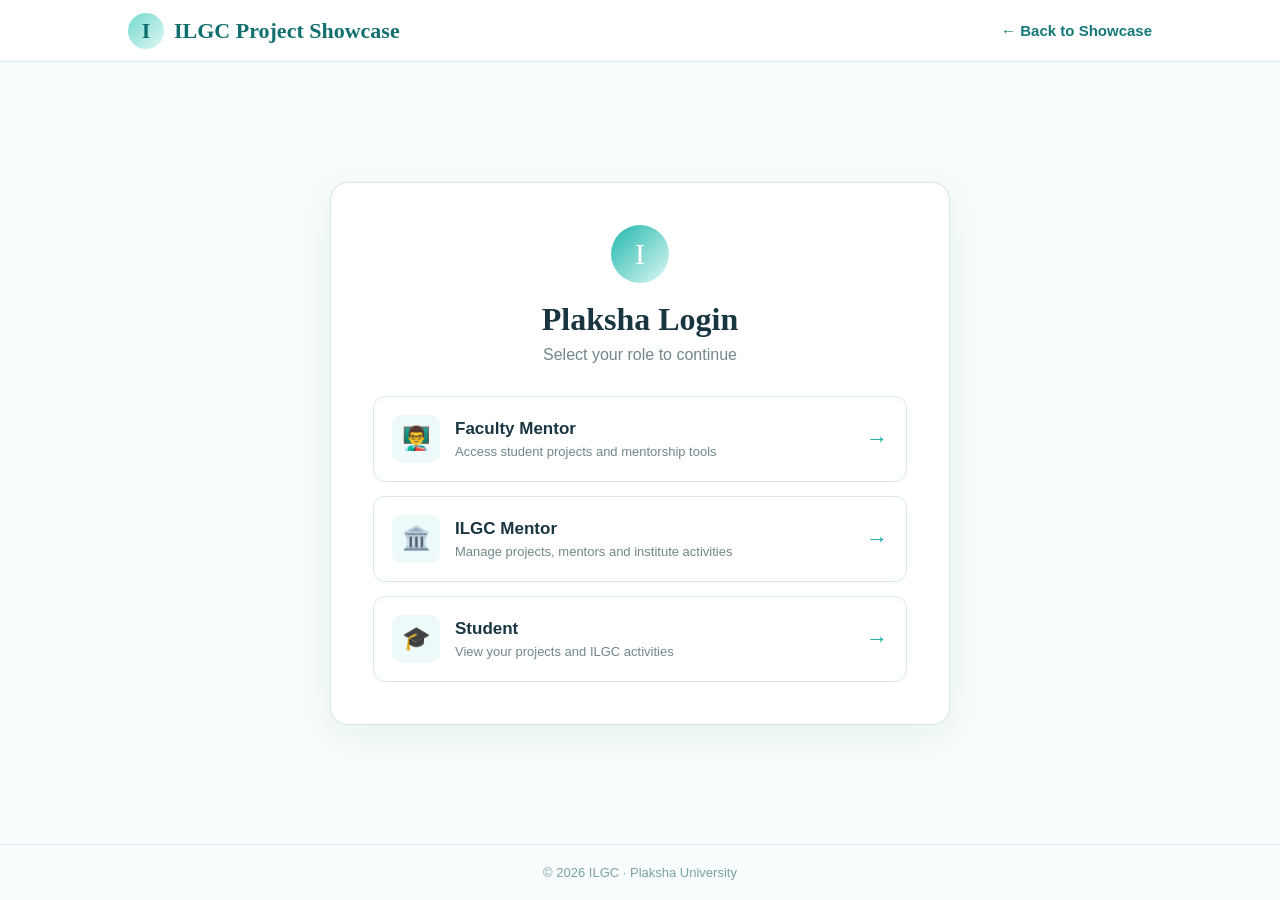
<file: credentials.html>
<!DOCTYPE html>
<html lang="en">
<head>
<meta charset="UTF-8">
<meta name="viewport" content="width=device-width, initial-scale=1.0">
<title>Login | ILGC</title>
<link rel="stylesheet" href="credentials.css">
</head>
<body>

<header class="navbar">
    <div class="logo">
        <div class="logo-circle">I</div>
        <span>ILGC Project Showcase</span>
    </div>

    <a href="login.html" class="back-link">← Change Role</a>
</header>

<main class="page">

    <section class="credentials-card">

        <div class="login-icon">I</div>

        <h1 id="roleTitle">Login</h1>

        <p id="roleDescription" class="subtitle">
            Enter your credentials to continue
        </p>

        <form onsubmit="loginUser(event)">

            <label for="userId">User ID</label>
            <input
                type="text"
                id="userId"
                placeholder="Enter your User ID"
                required
            >

            <label for="password">Password</label>

            <div class="password-wrapper">
                <input
                    type="password"
                    id="password"
                    placeholder="Enter your password"
                    required
                >

                <button
                    type="button"
                    onclick="togglePassword()"
                    class="show-password"
                >
                    Show
                </button>
            </div>

            <div id="errorMessage" class="error-message"></div>

            <button type="submit" class="login-button">
                Login →
            </button>

        </form>

        <p class="demo-note">
            Demo login — any User ID and Password will work.
        </p>

    </section>

</main>

<footer>
    © 2026 ILGC · Plaksha University
</footer>

<script src="credentials.js"></script>
</body>
</html>
</file>
<file: credentials.css>
* {
    margin: 0;
    padding: 0;
    box-sizing: border-box;
}

body {
    font-family: Arial, sans-serif;
    background: #f8fcfc;
    color: #193640;
    min-height: 100vh;
    display: flex;
    flex-direction: column;
}

.navbar {
    height: 62px;
    background: white;
    border-bottom: 1px solid #d9eeee;
    display: flex;
    align-items: center;
    justify-content: space-between;
    padding: 0 10%;
}

.logo {
    display: flex;
    align-items: center;
    gap: 10px;
    color: #126f70;
    font-family: Georgia, serif;
    font-size: 22px;
    font-weight: bold;
}

.logo-circle {
    width: 36px;
    height: 36px;
    border-radius: 50%;
    background: linear-gradient(135deg, #73d9ce, #dff8f5);
    display: flex;
    align-items: center;
    justify-content: center;
    color: #126f70;
    font-family: Georgia, serif;
}

.back-link {
    color: #147879;
    text-decoration: none;
    font-weight: 600;
    font-size: 14px;
}

.page {
    flex: 1;
    display: flex;
    justify-content: center;
    align-items: center;
    padding: 50px 20px;
}

.credentials-card {
    width: 100%;
    max-width: 440px;
    background: white;
    border: 1px solid #d7e8e8;
    border-radius: 18px;
    padding: 40px;
    box-shadow: 0 10px 35px rgba(20, 100, 100, 0.08);
}

.login-icon {
    width: 55px;
    height: 55px;
    border-radius: 50%;
    margin: 0 auto 18px;
    background: linear-gradient(135deg, #20b7ac, #dff8f5);
    display: flex;
    align-items: center;
    justify-content: center;
    color: white;
    font-family: Georgia, serif;
    font-size: 28px;
}

.credentials-card h1 {
    text-align: center;
    font-family: Georgia, serif;
    font-size: 30px;
    margin-bottom: 8px;
}

.subtitle {
    text-align: center;
    color: #71878c;
    font-size: 14px;
    margin-bottom: 30px;
}

form label {
    display: block;
    font-size: 14px;
    font-weight: 600;
    margin-bottom: 7px;
    margin-top: 18px;
}

form input {
    width: 100%;
    padding: 13px 14px;
    border: 1px solid #d1e2e2;
    border-radius: 8px;
    outline: none;
    font-size: 14px;
}

form input:focus {
    border-color: #17aaa4;
    box-shadow: 0 0 0 3px rgba(23, 170, 164, 0.1);
}

.password-wrapper {
    position: relative;
}

.password-wrapper input {
    padding-right: 65px;
}

.show-password {
    position: absolute;
    right: 10px;
    top: 50%;
    transform: translateY(-50%);
    border: none;
    background: none;
    color: #129794;
    cursor: pointer;
    font-size: 12px;
    font-weight: 600;
}

.login-button {
    width: 100%;
    margin-top: 25px;
    padding: 14px;
    border: none;
    border-radius: 25px;
    background: #19b5aa;
    color: white;
    font-size: 15px;
    font-weight: bold;
    cursor: pointer;
    transition: 0.2s;
}

.login-button:hover {
    background: #109991;
    transform: translateY(-1px);
}

.error-message {
    color: #c54b4b;
    font-size: 13px;
    margin-top: 12px;
}

.demo-note {
    text-align: center;
    margin-top: 20px;
    font-size: 11px;
    color: #94a7aa;
}

footer {
    text-align: center;
    padding: 20px;
    color: #7ba2a4;
    font-size: 13px;
    border-top: 1px solid #e1eeee;
}
</file>
<file: portal-shared.css>
* {
    margin: 0;
    padding: 0;
    box-sizing: border-box;
}

body {
    font-family: "Open Sans", Arial, sans-serif;
    background: #F8FCFC;
    color: #17313A;
}

button {
    font-family: inherit;
}

/* =====================================================
   TOP NAV
===================================================== */

.topbar {
    position: sticky;
    top: 0;
    z-index: 30;
    background: rgba(255,255,255,0.97);
    backdrop-filter: blur(6px);
    border-bottom: 1px solid #D7E5E3;
}

.topbar-inner {
    max-width: 1200px;
    margin: 0 auto;
    padding: 0 24px;
    height: 64px;
    display: flex;
    align-items: center;
    gap: 32px;
}

.brand {
    display: flex;
    align-items: center;
    gap: 10px;
    text-decoration: none;
    color: #0E6E68;
    flex-shrink: 0;
}

.brand-mark {
    width: 32px;
    height: 32px;
    border-radius: 50%;
    background: linear-gradient(135deg, #0E6E68, #00A9B8);
    color: #ffffff;
    font-family: "Merriweather", serif;
    font-weight: 700;
    font-size: 14px;
    display: flex;
    align-items: center;
    justify-content: center;
}

.brand-name {
    font-family: "Merriweather", serif;
    font-weight: 700;
    font-size: 17px;
    color: #17313A;
    white-space: nowrap;
}

.tabs {
    display: flex;
    gap: 4px;
    flex: 1;
    overflow-x: auto;
}

.tab {
    border: none;
    background: transparent;
    padding: 10px 16px;
    border-radius: 999px;
    font-size: 14px;
    font-weight: 600;
    color: #607278;
    cursor: pointer;
    white-space: nowrap;
    transition: all .2s ease;
}

.tab:hover {
    color: #0E6E68;
    background: #EEF7F6;
}

.tab[data-active="true"] {
    background: #0E6E68;
    color: #ffffff;
}

.logout-btn {
    border: 1px solid #D7E5E3;
    background: #ffffff;
    color: #17313A;
    padding: 9px 18px;
    border-radius: 999px;
    font-size: 14px;
    font-weight: 600;
    cursor: pointer;
    white-space: nowrap;
    transition: all .2s ease;
}

.logout-btn:hover {
    border-color: #C24E3A;
    color: #C24E3A;
}

.logout-btn-large {
    padding: 12px 22px;
}

/* =====================================================
   LAYOUT / VIEWS
===================================================== */

.dashboard {
    min-height: calc(100vh - 64px);
}

.view {
    display: none;
    padding: 48px 0 80px;
}

.view[data-active="true"] {
    display: block;
}

.view-container {
    width: min(1160px, 90%);
    margin: 0 auto;
}

.view-container.narrow {
    width: min(640px, 90%);
}

.eyebrow {
    font-size: 12px;
    font-weight: 700;
    letter-spacing: 0.14em;
    text-transform: uppercase;
    color: #BE9B49;
    margin-bottom: 12px;
}

.view-heading h1 {
    font-family: "Merriweather", serif;
    font-size: clamp(30px, 4vw, 42px);
    font-weight: 700;
    color: #17313A;
    letter-spacing: -1px;
    margin-bottom: 10px;
}

.view-subtitle {
    font-size: 15px;
    color: #607278;
    max-width: 560px;
    line-height: 1.6;
}

.greeting h1 {
    font-family: "Merriweather", serif;
    font-size: clamp(28px, 4vw, 38px);
    font-weight: 700;
    color: #17313A;
    margin-bottom: 6px;
}

.greeting-sub {
    font-size: 14px;
    color: #607278;
    font-weight: 600;
}

/* =====================================================
   STAT ROW
===================================================== */

.stat-row {
    display: grid;
    grid-template-columns: repeat(3, 1fr);
    gap: 20px;
    margin: 32px 0 40px;
}

.stat-card {
    background: #ffffff;
    border: 1px solid #D7E5E3;
    border-radius: 14px;
    padding: 22px 24px;
}

.stat-value {
    font-family: "Merriweather", serif;
    font-size: 34px;
    font-weight: 700;
    color: #0E6E68;
    line-height: 1;
    margin-bottom: 8px;
}

.stat-label {
    font-size: 13px;
    color: #607278;
    font-weight: 600;
}

/* =====================================================
   PANELS
===================================================== */

.panel-row {
    display: grid;
    grid-template-columns: 1.1fr 1fr;
    gap: 24px;
}

.panel {
    background: #ffffff;
    border: 1px solid #D7E5E3;
    border-radius: 16px;
    padding: 26px;
}

.panel-head {
    display: flex;
    align-items: center;
    justify-content: space-between;
    margin-bottom: 18px;
    gap: 12px;
}

.panel-head h2 {
    font-family: "Merriweather", serif;
    font-size: 19px;
    font-weight: 700;
    color: #17313A;
}

.link-btn {
    border: none;
    background: none;
    color: #0E6E68;
    font-size: 13px;
    font-weight: 700;
    cursor: pointer;
    white-space: nowrap;
}

.link-btn:hover {
    text-decoration: underline;
}

.empty-panel {
    font-size: 14px;
    color: #789096;
    line-height: 1.7;
}

.empty-panel a {
    color: #0E6E68;
    font-weight: 700;
    text-decoration: none;
    cursor: pointer;
}

.empty-panel a:hover {
    text-decoration: underline;
}

/* =====================================================
   PROGRESS BAR
===================================================== */

.progress-track {
    width: 100%;
    height: 8px;
    border-radius: 999px;
    background: #E6EFEE;
    overflow: hidden;
    margin-bottom: 8px;
}

.progress-fill {
    height: 100%;
    background: linear-gradient(90deg, #0E6E68, #00A9B8);
    border-radius: 999px;
}

.progress-label {
    font-size: 12px;
    color: #789096;
    font-weight: 600;
}

/* =====================================================
   STATUS BADGES
===================================================== */

.badge {
    display: inline-flex;
    align-items: center;
    padding: 4px 12px;
    border-radius: 999px;
    font-size: 12px;
    font-weight: 700;
    white-space: nowrap;
}

.badge-pending {
    background: #FDF3E1;
    color: #9A6A0E;
}

.badge-accepted {
    background: #E4F6EE;
    color: #0E6E68;
}

.badge-rejected {
    background: #FBEBE8;
    color: #B0473A;
}

.badge-ongoing {
    background: #E4F6EE;
    color: #0E6E68;
}

.badge-proposed {
    background: #EFF1FB;
    color: #4A4FA8;
}

.badge-completed {
    background: #EDEFF0;
    color: #52636A;
}

/* =====================================================
   CHIPS
===================================================== */

.status-chips,
.domain-chips {
    display: flex;
    flex-wrap: wrap;
    gap: 10px;
}

.domain-chips {
    margin-bottom: 28px;
}

.chip {
    padding: 9px 16px;
    border: 1px solid #C9DDDB;
    border-radius: 999px;
    background: #ffffff;
    color: #334D5A;
    font-size: 13px;
    font-weight: 600;
    cursor: pointer;
    transition: all .2s ease;
}

.chip:hover {
    border-color: #0E6E68;
    color: #0E6E68;
}

.chip[data-active="true"] {
    background: #0E6E68;
    color: #ffffff;
    border-color: #0E6E68;
}

/* =====================================================
   BUTTONS
===================================================== */

.btn {
    border: none;
    border-radius: 999px;
    padding: 10px 16px;
    font-size: 13px;
    font-weight: 700;
    cursor: pointer;
    transition: all .2s ease;
}

.btn-primary {
    background: #0E6E68;
    color: #ffffff;
}

.btn-primary:hover {
    background: #0A5A55;
}

.btn-secondary {
    background: #F1F6F5;
    color: #334D5A;
}

.btn-secondary:hover {
    background: #E4EDEC;
}

.btn-danger {
    background: #FBEBE8;
    color: #B0473A;
}

.btn-danger:hover {
    background: #F6DAD5;
}

.btn[disabled] {
    cursor: default;
    opacity: 0.85;
}

.btn-pending {
    background: #FDF3E1;
    color: #9A6A0E;
}

.btn-accepted {
    background: #E4F6EE;
    color: #0E6E68;
}

.btn-rejected {
    background: #FBEBE8;
    color: #B0473A;
}

/* =====================================================
   PROJECT GRID / CARD
   (discover-style cards, reused for "my projects" views)
===================================================== */

.project-grid {
    display: grid;
    grid-template-columns: repeat(3, 1fr);
    gap: 24px;
}

.project-card {
    background: #ffffff;
    border: 1px solid #D7E5E3;
    border-radius: 16px;
    overflow: hidden;
    display: flex;
    flex-direction: column;
    transition: transform .2s ease, box-shadow .2s ease;
}

.project-card:hover {
    transform: translateY(-4px);
    box-shadow: 0 15px 35px rgba(23,49,58,0.10);
}

.project-card-top {
    padding: 20px 20px 0;
    display: flex;
    justify-content: space-between;
    align-items: flex-start;
    gap: 10px;
}

.project-domain {
    font-size: 11px;
    font-weight: 700;
    letter-spacing: 0.1em;
    text-transform: uppercase;
    color: #0E6E68;
}

.project-card-body {
    padding: 14px 20px 20px;
    flex: 1;
    display: flex;
    flex-direction: column;
}

.project-title {
    font-family: "Merriweather", serif;
    font-size: 18px;
    font-weight: 700;
    line-height: 1.35;
    color: #17313A;
    margin-bottom: 10px;
    cursor: pointer;
}

.project-title:hover {
    color: #0E6E68;
}

.project-description {
    font-size: 13.5px;
    line-height: 1.65;
    color: #607278;
    margin-bottom: 16px;
    flex: 1;
}

.project-mentor-row {
    font-size: 13px;
    color: #17313A;
    font-weight: 700;
    margin-bottom: 14px;
}

.project-card-actions {
    display: flex;
    gap: 10px;
}

.project-card-actions .btn {
    flex: 1;
}

.project-card-stats {
    display: flex;
    gap: 16px;
    margin-bottom: 14px;
}

.project-card-stat {
    font-size: 12.5px;
    color: #607278;
}

.project-card-stat strong {
    color: #17313A;
}

/* =====================================================
   EMPTY STATE
===================================================== */

.empty-state {
    text-align: center;
    padding: 60px 20px;
    font-size: 14px;
    color: #607278;
}

.result-count {
    font-size: 13px;
    font-weight: 700;
    color: #0E6E68;
    margin-bottom: 18px;
}

.hidden {
    display: none !important;
}

/* =====================================================
   PROFILE
===================================================== */

.profile-card {
    background: #ffffff;
    border: 1px solid #D7E5E3;
    border-radius: 16px;
    padding: 28px;
    display: flex;
    align-items: center;
    gap: 20px;
    margin: 28px 0 24px;
}

.profile-avatar {
    width: 64px;
    height: 64px;
    border-radius: 50%;
    background: linear-gradient(135deg, #0E6E68, #00A9B8);
    color: #ffffff;
    font-family: "Merriweather", serif;
    font-size: 24px;
    font-weight: 700;
    display: flex;
    align-items: center;
    justify-content: center;
    flex-shrink: 0;
}

.profile-info h2 {
    font-family: "Merriweather", serif;
    font-size: 20px;
    color: #17313A;
    margin-bottom: 4px;
}

.profile-meta {
    font-size: 13px;
    color: #607278;
    margin-bottom: 10px;
}

.profile-id {
    font-size: 13px;
    color: #789096;
    display: flex;
    gap: 8px;
}

.profile-id span:first-child {
    font-weight: 700;
    color: #334D5A;
}

/* =====================================================
   MODAL
===================================================== */

.modal-overlay {
    position: fixed;
    inset: 0;
    z-index: 50;
    background: rgba(23,49,58,0.55);
    backdrop-filter: blur(2px);
    display: flex;
    align-items: flex-start;
    justify-content: center;
    padding: 24px;
    overflow-y: auto;
}

.modal-panel {
    position: relative;
    background: #ffffff;
    width: 100%;
    max-width: 640px;
    border-radius: 18px;
    margin-top: 40px;
    box-shadow: 0 25px 60px rgba(0,0,0,0.25);
}

.modal-close {
    position: absolute;
    top: 16px;
    right: 16px;
    width: 34px;
    height: 34px;
    border-radius: 50%;
    border: none;
    background: #F1F6F5;
    color: #0E6E68;
    display: flex;
    align-items: center;
    justify-content: center;
    cursor: pointer;
}

.modal-close:hover {
    background: #E4EDEC;
}

.modal-body {
    padding: 32px;
}

.modal-eyebrow {
    font-size: 11px;
    font-weight: 700;
    letter-spacing: 0.1em;
    text-transform: uppercase;
    color: #0E6E68;
    margin-bottom: 10px;
}

.modal-title {
    font-family: "Merriweather", serif;
    font-size: 26px;
    font-weight: 700;
    color: #17313A;
    margin-bottom: 16px;
    line-height: 1.25;
}

.modal-section-label {
    font-size: 12px;
    font-weight: 700;
    text-transform: uppercase;
    letter-spacing: 0.08em;
    color: #789096;
    margin: 20px 0 8px;
}

.modal-section-label:first-of-type {
    margin-top: 0;
}

.modal-text {
    font-size: 14.5px;
    line-height: 1.7;
    color: #45575E;
}

.modal-team {
    display: flex;
    flex-wrap: wrap;
    gap: 8px;
}

.team-chip {
    background: #F1F6F5;
    border-radius: 999px;
    padding: 6px 12px;
    font-size: 12.5px;
    color: #334D5A;
    font-weight: 600;
}

.modal-meta-row {
    display: flex;
    gap: 24px;
    flex-wrap: wrap;
    margin-bottom: 4px;
}

.modal-meta-item {
    font-size: 13px;
}

.modal-meta-item span {
    display: block;
}

.modal-meta-item .meta-label {
    color: #A2B2B6;
    font-weight: 700;
    font-size: 11px;
    text-transform: uppercase;
    letter-spacing: 0.06em;
    margin-bottom: 3px;
}

.modal-meta-item .meta-value {
    color: #17313A;
    font-weight: 700;
}

.modal-actions {
    margin-top: 26px;
}

.modal-field {
    margin-bottom: 16px;
}

.modal-field label {
    display: block;
    font-size: 12px;
    font-weight: 700;
    color: #334D5A;
    margin-bottom: 6px;
}

.modal-field input,
.modal-field select,
.modal-field textarea {
    width: 100%;
    padding: 10px 12px;
    border: 1px solid #D7E5E3;
    border-radius: 8px;
    font-size: 14px;
    font-family: inherit;
    color: #17313A;
    background: #ffffff;
}

.modal-field textarea {
    resize: vertical;
    min-height: 80px;
}

.modal-field input:focus,
.modal-field select:focus,
.modal-field textarea:focus {
    outline: none;
    border-color: #0E6E68;
}

/* =====================================================
   TOAST
===================================================== */

.toast {
    position: fixed;
    bottom: 28px;
    left: 50%;
    transform: translateX(-50%);
    background: #17313A;
    color: #ffffff;
    padding: 14px 24px;
    border-radius: 999px;
    font-size: 14px;
    font-weight: 600;
    z-index: 60;
    box-shadow: 0 15px 35px rgba(0,0,0,0.25);
}

/* =====================================================
   RESPONSIVE
===================================================== */

@media (max-width: 900px) {
    .panel-row {
        grid-template-columns: 1fr;
    }

    .project-grid {
        grid-template-columns: repeat(2, 1fr);
    }

    .stat-row {
        grid-template-columns: 1fr;
    }
}

@media (max-width: 720px) {
    .topbar-inner {
        gap: 16px;
    }

    .brand-name {
        display: none;
    }

    .tabs {
        gap: 2px;
    }

    .tab {
        padding: 9px 12px;
        font-size: 13px;
    }

    .project-grid {
        grid-template-columns: 1fr;
    }
}
</file>
<file: faculty-dashboard.css>
/* ======================================================
   FACULTY PORTAL — page-specific styles
   Shared nav/panel/badge/modal/toast/profile primitives
   live in portal-shared.css, loaded before this file.
====================================================== */

.view-heading-row {
    display: flex;
    align-items: flex-end;
    justify-content: space-between;
    gap: 20px;
    flex-wrap: wrap;
}

/* =====================================================
   HOME — 5-UP STAT ROW / PENDING ACTIONS / ACTIVITY
===================================================== */

.stat-row-5 {
    grid-template-columns: repeat(5, 1fr);
}

.pending-actions-list,
.activity-feed {
    display: flex;
    flex-direction: column;
    gap: 4px;
}

.pending-action-item,
.activity-item {
    display: flex;
    align-items: flex-start;
    gap: 10px;
    padding: 12px 0;
    border-bottom: 1px solid #EEF3F2;
    font-size: 13.5px;
    color: #45575E;
    line-height: 1.5;
}

.pending-action-item:last-child,
.activity-item:last-child {
    border-bottom: none;
    padding-bottom: 0;
}

.pending-action-item:first-child,
.activity-item:first-child {
    padding-top: 0;
}

.pending-action-count {
    flex-shrink: 0;
    min-width: 26px;
    height: 26px;
    border-radius: 50%;
    background: #FDF3E1;
    color: #9A6A0E;
    font-size: 12px;
    font-weight: 700;
    display: flex;
    align-items: center;
    justify-content: center;
}

.activity-dot {
    flex-shrink: 0;
    width: 6px;
    height: 6px;
    margin-top: 6px;
    border-radius: 50%;
    background: #0E6E68;
}

.activity-date {
    display: block;
    font-size: 11.5px;
    color: #A2B2B6;
    margin-top: 2px;
}

@media (max-width: 1100px) {
    .stat-row-5 {
        grid-template-columns: repeat(3, 1fr);
    }
}

@media (max-width: 640px) {
    .stat-row-5 {
        grid-template-columns: 1fr 1fr;
    }
}

/* =====================================================
   STUDENT IDEAS
===================================================== */

.ideas-list {
    margin-top: 4px;
    display: flex;
    flex-direction: column;
    gap: 16px;
}

.idea-card {
    background: #ffffff;
    border: 1px solid #D7E5E3;
    border-radius: 16px;
    padding: 22px 24px;
}

.idea-card-top {
    display: flex;
    justify-content: space-between;
    align-items: flex-start;
    gap: 16px;
    flex-wrap: wrap;
    margin-bottom: 10px;
}

.idea-title {
    font-family: "Merriweather", serif;
    font-size: 17px;
    font-weight: 700;
    color: #17313A;
    margin-bottom: 4px;
}

.idea-meta {
    font-size: 12.5px;
    color: #789096;
}

.idea-meta strong {
    color: #334D5A;
}

.idea-section-label {
    font-size: 11px;
    font-weight: 700;
    text-transform: uppercase;
    letter-spacing: 0.06em;
    color: #A2B2B6;
    margin: 12px 0 4px;
}

.idea-text {
    font-size: 13.5px;
    line-height: 1.6;
    color: #45575E;
}

.idea-tag-row {
    display: flex;
    flex-wrap: wrap;
    gap: 6px;
    margin-top: 12px;
}

.idea-tag {
    background: #F1F6F5;
    color: #334D5A;
    border-radius: 999px;
    padding: 4px 11px;
    font-size: 11.5px;
    font-weight: 600;
}

.idea-feedback-box {
    margin-top: 12px;
    background: #F8FCFC;
    border: 1px solid #E6EFEE;
    border-radius: 10px;
    padding: 12px 14px;
    font-size: 13px;
    color: #45575E;
    line-height: 1.55;
}

.idea-feedback-box strong {
    display: block;
    font-size: 11px;
    text-transform: uppercase;
    letter-spacing: 0.06em;
    color: #789096;
    margin-bottom: 4px;
}

.idea-card-actions {
    display: flex;
    gap: 10px;
    margin-top: 16px;
    flex-wrap: wrap;
}

/* =====================================================
   PROJECT REPORTS
===================================================== */

.reports-table {
    margin-top: 4px;
    background: #ffffff;
    border: 1px solid #D7E5E3;
    border-radius: 16px;
    overflow: hidden;
}

.report-row {
    display: grid;
    grid-template-columns: 1.4fr 1fr 1fr 0.9fr 1fr auto;
    align-items: center;
    gap: 16px;
    padding: 16px 22px;
    border-bottom: 1px solid #EEF3F2;
    cursor: pointer;
    transition: background .15s ease;
}

.report-row:hover {
    background: #F8FCFC;
}

.report-row:last-child {
    border-bottom: none;
}

.report-row.head {
    background: #F8FCFC;
    font-size: 11px;
    font-weight: 700;
    text-transform: uppercase;
    letter-spacing: 0.06em;
    color: #789096;
    padding: 14px 22px;
    cursor: default;
}

.report-row.head:hover {
    background: #F8FCFC;
}

.report-project {
    font-weight: 700;
    color: #17313A;
    font-size: 14px;
}

.report-cell {
    font-size: 13.5px;
    color: #45575E;
}

.badge-submitted { background: #EFF1FB; color: #4A4FA8; }
.badge-underreview { background: #FDF3E1; color: #9A6A0E; }
.badge-changesrequested { background: #FBEBE8; color: #B0473A; }
.badge-resubmitted { background: #E7F1FE; color: #275C9E; }
.badge-approved { background: #E4F6EE; color: #0E6E68; }

@media (max-width: 960px) {
    .report-row {
        grid-template-columns: 1fr;
        gap: 6px;
    }
    .report-row.head {
        display: none;
    }
}

/* Report detail modal */

.report-timeline {
    display: flex;
    flex-wrap: wrap;
    gap: 8px;
    margin-bottom: 4px;
}

.report-timeline-step {
    font-size: 11.5px;
    font-weight: 700;
    padding: 5px 12px;
    border-radius: 999px;
    background: #EDEFF0;
    color: #A2B2B6;
}

.report-timeline-step.done {
    background: #E4F6EE;
    color: #0E6E68;
}

.report-comment {
    background: #F8FCFC;
    border: 1px solid #E6EFEE;
    border-radius: 10px;
    padding: 12px 14px;
    margin-bottom: 8px;
}

.report-comment-author {
    font-size: 12.5px;
    font-weight: 700;
    color: #17313A;
}

.report-comment-date {
    font-size: 11px;
    color: #A2B2B6;
    margin-left: 6px;
    font-weight: 400;
}

.report-comment-text {
    font-size: 13px;
    color: #45575E;
    margin-top: 4px;
    line-height: 1.55;
}

/* =====================================================
   UNMANAGED STUDENTS
===================================================== */

.filters-row {
    display: flex;
    flex-wrap: wrap;
    gap: 10px;
}

.filters-row select {
    padding: 9px 14px;
    border: 1px solid #C9DDDB;
    border-radius: 999px;
    background: #ffffff;
    color: #334D5A;
    font-size: 13px;
    font-weight: 600;
    font-family: inherit;
    cursor: pointer;
}

.unmanaged-grid {
    display: grid;
    grid-template-columns: repeat(2, 1fr);
    gap: 20px;
}

.unmanaged-card {
    background: #ffffff;
    border: 1px solid #D7E5E3;
    border-radius: 16px;
    padding: 22px;
}

.unmanaged-card-head {
    display: flex;
    justify-content: space-between;
    align-items: flex-start;
    gap: 10px;
    margin-bottom: 4px;
}

.unmanaged-name {
    font-family: "Merriweather", serif;
    font-size: 16px;
    font-weight: 700;
    color: #17313A;
}

.unmanaged-dept {
    font-size: 12.5px;
    color: #607278;
    margin-bottom: 12px;
}

.unmanaged-field-label {
    font-size: 10.5px;
    font-weight: 700;
    text-transform: uppercase;
    letter-spacing: 0.06em;
    color: #A2B2B6;
    margin-bottom: 5px;
    margin-top: 10px;
}

.unmanaged-chip-row {
    display: flex;
    flex-wrap: wrap;
    gap: 6px;
}

.unmanaged-chip {
    background: #F1F6F5;
    color: #334D5A;
    border-radius: 999px;
    padding: 4px 10px;
    font-size: 11.5px;
    font-weight: 600;
}

.unmanaged-card-actions {
    display: flex;
    gap: 8px;
    margin-top: 18px;
    flex-wrap: wrap;
}

.unmanaged-card-actions .btn {
    flex: 1;
    white-space: nowrap;
}

@media (max-width: 900px) {
    .unmanaged-grid {
        grid-template-columns: 1fr;
    }
}

/* =====================================================
   PROJECT TAGS
===================================================== */

.tag-form {
    display: flex;
    gap: 10px;
    margin: 24px 0 24px;
}

.tag-form input {
    flex: 1;
    padding: 10px 14px;
    border: 1px solid #D7E5E3;
    border-radius: 999px;
    font-size: 14px;
    font-family: inherit;
    color: #17313A;
}

.tag-form input:focus {
    outline: none;
    border-color: #0E6E68;
}

.tag-manage-list {
    background: #ffffff;
    border: 1px solid #D7E5E3;
    border-radius: 16px;
    overflow: hidden;
}

.tag-manage-row {
    display: flex;
    align-items: center;
    justify-content: space-between;
    gap: 14px;
    padding: 16px 20px;
    border-bottom: 1px solid #EEF3F2;
}

.tag-manage-row:last-child {
    border-bottom: none;
}

.tag-manage-name {
    font-size: 14px;
    font-weight: 700;
    color: #17313A;
}

.tag-manage-count {
    font-size: 12px;
    color: #789096;
    font-weight: 600;
    margin-left: 8px;
}

.tag-manage-actions {
    display: flex;
    gap: 8px;
    flex-shrink: 0;
}

.tag-manage-actions .btn {
    padding: 6px 12px;
    font-size: 12px;
}

.tag-edit-input {
    flex: 1;
    padding: 8px 12px;
    border: 1px solid #0E6E68;
    border-radius: 8px;
    font-size: 13.5px;
    font-family: inherit;
    color: #17313A;
    margin-right: 10px;
}

/* Tag picker inside the project form modal */

.tag-picker {
    display: flex;
    flex-wrap: wrap;
    gap: 8px;
}

.tag-picker-option {
    padding: 7px 14px;
    border: 1px solid #C9DDDB;
    border-radius: 999px;
    background: #ffffff;
    color: #334D5A;
    font-size: 12.5px;
    font-weight: 600;
    cursor: pointer;
    transition: all .15s ease;
}

.tag-picker-option[data-active="true"] {
    background: #0E6E68;
    color: #ffffff;
    border-color: #0E6E68;
}

/* =====================================================
   INTERESTED STUDENTS TABLE
===================================================== */

.students-table {
    margin-top: 28px;
    background: #ffffff;
    border: 1px solid #D7E5E3;
    border-radius: 16px;
    overflow: hidden;
}

.student-row {
    display: grid;
    grid-template-columns: 1.2fr 0.7fr 1.3fr 1.5fr 0.9fr auto;
    align-items: center;
    gap: 16px;
    padding: 16px 22px;
    border-bottom: 1px solid #EEF3F2;
}

.student-row:last-child {
    border-bottom: none;
}

.student-row.head {
    background: #F8FCFC;
    font-size: 11px;
    font-weight: 700;
    text-transform: uppercase;
    letter-spacing: 0.06em;
    color: #789096;
    padding: 14px 22px;
}

.student-name {
    font-weight: 700;
    color: #17313A;
    font-size: 14px;
}

.student-cell {
    font-size: 13.5px;
    color: #45575E;
}

.student-project-of-interest {
    font-size: 13.5px;
    color: #17313A;
    font-weight: 600;
}

.student-actions {
    display: flex;
    gap: 8px;
}

.student-actions .btn {
    padding: 7px 13px;
    font-size: 12px;
}

@media (max-width: 900px) {
    .student-row {
        grid-template-columns: 1fr;
        gap: 6px;
        padding: 18px 20px;
    }

    .student-row.head {
        display: none;
    }

    .student-actions {
        margin-top: 8px;
    }
}

/* =====================================================
   TEAMS
===================================================== */

.teams-list {
    margin-top: 28px;
    display: flex;
    flex-direction: column;
    gap: 20px;
}

.team-card {
    background: #ffffff;
    border: 1px solid #D7E5E3;
    border-radius: 16px;
    padding: 24px;
}

.team-card-head {
    display: flex;
    justify-content: space-between;
    align-items: baseline;
    gap: 12px;
    margin-bottom: 18px;
    flex-wrap: wrap;
}

.team-card-title {
    font-family: "Merriweather", serif;
    font-weight: 700;
    font-size: 18px;
    color: #17313A;
}

.team-semester-group {
    margin-bottom: 14px;
}

.team-semester-group:last-child {
    margin-bottom: 0;
}

.team-semester-label {
    font-size: 11px;
    font-weight: 700;
    text-transform: uppercase;
    letter-spacing: 0.06em;
    color: #A2B2B6;
    margin-bottom: 8px;
}

.team-member-chips {
    display: flex;
    flex-wrap: wrap;
    gap: 8px;
}

.team-empty {
    font-size: 13.5px;
    color: #789096;
}
</file>
<file: ilgc-dashboard.css>
/* ======================================================
   ILGC MENTOR PORTAL — page-specific styles
   Shared nav/panel/badge/modal/toast/profile primitives
   live in portal-shared.css. Reports/ideas/students table
   primitives are shared with the Faculty portal via
   faculty-dashboard.css, loaded before this file.
====================================================== */

/* =====================================================
   NAV NOTIFICATION BADGE
===================================================== */

.tab-badge {
    display: inline-flex;
    align-items: center;
    justify-content: center;
    min-width: 17px;
    height: 17px;
    padding: 0 4px;
    margin-left: 6px;
    border-radius: 999px;
    background: #C24E3A;
    color: #ffffff;
    font-size: 10.5px;
    font-weight: 700;
}

.tab[data-active="true"] .tab-badge {
    background: #ffffff;
    color: #C24E3A;
}

/* =====================================================
   GROUP GRID (My Groups)
===================================================== */

.group-grid {
    display: grid;
    grid-template-columns: repeat(3, 1fr);
    gap: 24px;
}

.group-card {
    background: #ffffff;
    border: 1px solid #D7E5E3;
    border-radius: 16px;
    overflow: hidden;
    display: flex;
    flex-direction: column;
    transition: transform .2s ease, box-shadow .2s ease;
}

.group-card:hover {
    transform: translateY(-4px);
    box-shadow: 0 15px 35px rgba(23,49,58,0.10);
}

.group-card-top {
    padding: 20px 20px 0;
    display: flex;
    justify-content: space-between;
    align-items: flex-start;
    gap: 10px;
}

.group-card-body {
    padding: 14px 20px 20px;
    flex: 1;
    display: flex;
    flex-direction: column;
}

.group-title {
    font-family: "Merriweather", serif;
    font-size: 18px;
    font-weight: 700;
    line-height: 1.35;
    color: #17313A;
    margin-bottom: 4px;
    cursor: pointer;
}

.group-title:hover {
    color: #0E6E68;
}

.group-mentor {
    font-size: 12.5px;
    color: #607278;
    margin-bottom: 12px;
}

.group-card-stats {
    display: flex;
    gap: 16px;
    margin-bottom: 12px;
    flex-wrap: wrap;
}

.group-card-stat {
    font-size: 12.5px;
    color: #607278;
}

.group-card-stat strong {
    color: #17313A;
}

.group-next-milestone {
    background: #F8FCFC;
    border: 1px solid #E6EFEE;
    border-radius: 10px;
    padding: 10px 12px;
    font-size: 12.5px;
    color: #45575E;
    margin-bottom: 14px;
}

.group-next-milestone strong {
    display: block;
    font-size: 10.5px;
    text-transform: uppercase;
    letter-spacing: 0.06em;
    color: #789096;
    margin-bottom: 3px;
}

@media (max-width: 1100px) {
    .group-grid {
        grid-template-columns: repeat(2, 1fr);
    }
}

@media (max-width: 640px) {
    .group-grid {
        grid-template-columns: 1fr;
    }
}

/* =====================================================
   GROUP DETAIL MODAL EXTRAS
===================================================== */

.milestone-list {
    display: flex;
    flex-direction: column;
    gap: 8px;
}

.milestone-item {
    display: flex;
    align-items: center;
    gap: 10px;
    font-size: 13.5px;
    color: #45575E;
}

.milestone-dot {
    width: 10px;
    height: 10px;
    border-radius: 50%;
    background: #E6EFEE;
    flex-shrink: 0;
}

.milestone-dot.done {
    background: #0E6E68;
}

.milestone-item.done {
    color: #17313A;
    text-decoration: line-through;
    text-decoration-color: #C9DDDB;
}

.milestone-date {
    margin-left: auto;
    font-size: 11.5px;
    color: #A2B2B6;
    flex-shrink: 0;
}

/* =====================================================
   NOTIFICATIONS
===================================================== */

.notifications-list {
    margin-top: 24px;
    display: flex;
    flex-direction: column;
    gap: 12px;
}

.notification-item {
    display: flex;
    align-items: flex-start;
    gap: 12px;
    background: #ffffff;
    border: 1px solid #D7E5E3;
    border-radius: 14px;
    padding: 16px 18px;
    font-size: 13.5px;
    color: #45575E;
    line-height: 1.55;
}

.notification-icon {
    flex-shrink: 0;
    width: 32px;
    height: 32px;
    border-radius: 50%;
    background: #EEF7F6;
    color: #0E6E68;
    display: flex;
    align-items: center;
    justify-content: center;
    font-size: 15px;
}

.notification-text strong {
    color: #17313A;
}

.notification-date {
    display: block;
    font-size: 11.5px;
    color: #A2B2B6;
    margin-top: 3px;
}

/* =====================================================
   ADD REPORT FORM (mentor-only)
===================================================== */

.report-detail-domain-note {
    font-size: 12.5px;
    color: #789096;
    margin-bottom: 16px;
}
</file>
<file: login.css>
* {
    margin: 0;
    padding: 0;
    box-sizing: border-box;
}

body {
    font-family: Arial, sans-serif;
    background: #f8fcfc;
    color: #193640;
    min-height: 100vh;
    display: flex;
    flex-direction: column;
}

.navbar {
    height: 62px;
    background: white;
    border-bottom: 1px solid #d9eeee;
    display: flex;
    align-items: center;
    justify-content: space-between;
    padding: 0 10%;
}

.logo {
    display: flex;
    align-items: center;
    gap: 10px;
    color: #126f70;
    font-family: Georgia, serif;
    font-size: 22px;
    font-weight: bold;
}

.logo-circle {
    width: 36px;
    height: 36px;
    border-radius: 50%;
    background: linear-gradient(135deg, #73d9ce, #dff8f5);
    display: flex;
    align-items: center;
    justify-content: center;
    color: #126f70;
    font-family: Georgia, serif;
}

.back-link {
    text-decoration: none;
    color: #147879;
    font-size: 15px;
    font-weight: 600;
}

.back-link:hover {
    color: #0d5556;
}

.login-page {
    flex: 1;
    display: flex;
    justify-content: center;
    align-items: center;
    padding: 60px 20px;
}

.login-card {
    width: 100%;
    max-width: 620px;
    background: white;
    border: 1px solid #d6e7e7;
    border-radius: 18px;
    padding: 42px;
    box-shadow: 0 10px 35px rgba(20, 100, 100, 0.08);
}

.login-icon {
    width: 58px;
    height: 58px;
    border-radius: 50%;
    margin: 0 auto 18px;
    background: linear-gradient(135deg, #20b7ac, #dff8f5);
    display: flex;
    align-items: center;
    justify-content: center;
    color: white;
    font-family: Georgia, serif;
    font-size: 30px;
}

.login-card h1 {
    text-align: center;
    font-family: Georgia, serif;
    font-size: 32px;
    margin-bottom: 8px;
}

.subtitle {
    text-align: center;
    color: #71878c;
    margin-bottom: 32px;
}

.role-options {
    display: flex;
    flex-direction: column;
    gap: 14px;
}

.role-card {
    width: 100%;
    border: 1px solid #d8e8e8;
    background: white;
    border-radius: 12px;
    padding: 18px;
    display: flex;
    align-items: center;
    text-align: left;
    cursor: pointer;
    transition: 0.2s ease;
    color: #193640;
}

.role-card:hover {
    border-color: #19afa8;
    transform: translateY(-2px);
    box-shadow: 0 8px 20px rgba(20, 150, 145, 0.1);
}

.role-icon {
    width: 48px;
    height: 48px;
    border-radius: 10px;
    background: #eefafa;
    display: flex;
    align-items: center;
    justify-content: center;
    font-size: 23px;
    margin-right: 15px;
}

.role-card h2 {
    font-size: 17px;
    margin-bottom: 5px;
}

.role-card p {
    font-size: 13px;
    color: #71878c;
}

.arrow {
    margin-left: auto;
    font-size: 22px;
    color: #16aaa4;
}

footer {
    text-align: center;
    padding: 20px;
    color: #7ba2a4;
    font-size: 13px;
    border-top: 1px solid #e1eeee;
}

@media (max-width: 650px) {
    .navbar {
        padding: 0 20px;
    }

    .logo span {
        font-size: 17px;
    }

    .login-card {
        padding: 28px 20px;
    }

    .back-link {
        display: none;
    }
}
</file>
<file: student-dashboard.css>
/* ======================================================
   STUDENT PORTAL — page-specific styles
   Shared nav/panel/badge/modal/toast/profile primitives
   live in portal-shared.css, loaded before this file.
====================================================== */

/* Mini interest rows on Home */

.mini-interest-row {
    display: flex;
    align-items: center;
    justify-content: space-between;
    gap: 12px;
    padding: 12px 0;
    border-bottom: 1px solid #EEF3F2;
}

.mini-interest-row:last-child {
    border-bottom: none;
    padding-bottom: 0;
}

.mini-interest-title {
    font-size: 14px;
    font-weight: 700;
    color: #17313A;
}

.mini-interest-domain {
    font-size: 12px;
    color: #789096;
}

/* My project card (inside Home panel) */

.my-project-card {
    border: 1px solid #D7E5E3;
    border-radius: 12px;
    padding: 18px;
}

.my-project-title {
    font-family: "Merriweather", serif;
    font-weight: 700;
    font-size: 17px;
    color: #17313A;
    margin-bottom: 6px;
}

.my-project-meta {
    font-size: 13px;
    color: #607278;
    margin-bottom: 14px;
}

/* Discover controls */

.discover-controls {
    display: flex;
    flex-wrap: wrap;
    gap: 14px;
    align-items: center;
    margin: 30px 0 16px;
}

.search-input {
    flex: 1;
    min-width: 240px;
    padding: 12px 16px;
    border: 1px solid #D7E5E3;
    border-radius: 10px;
    font-size: 14px;
    color: #17313A;
    background: #ffffff;
}

.search-input:focus {
    outline: none;
    border-color: #0E6E68;
}

/* My Interests list */

.interests-list {
    display: flex;
    flex-direction: column;
    gap: 14px;
    margin-top: 28px;
}

.interest-row {
    background: #ffffff;
    border: 1px solid #D7E5E3;
    border-radius: 14px;
    padding: 20px 22px;
    display: flex;
    align-items: center;
    justify-content: space-between;
    gap: 20px;
    flex-wrap: wrap;
}

.interest-row-main {
    min-width: 0;
}

.interest-row-title {
    font-family: "Merriweather", serif;
    font-weight: 700;
    font-size: 16px;
    color: #17313A;
    margin-bottom: 4px;
    cursor: pointer;
}

.interest-row-title:hover {
    color: #0E6E68;
}

.interest-row-meta {
    font-size: 13px;
    color: #789096;
}

.interest-row-right {
    display: flex;
    align-items: center;
    gap: 16px;
}

.interest-date {
    font-size: 12px;
    color: #A2B2B6;
    white-space: nowrap;
}

@media (max-width: 720px) {
    .interest-row {
        flex-direction: column;
        align-items: flex-start;
    }

    .interest-row-right {
        width: 100%;
        justify-content: space-between;
    }
}
</file>
